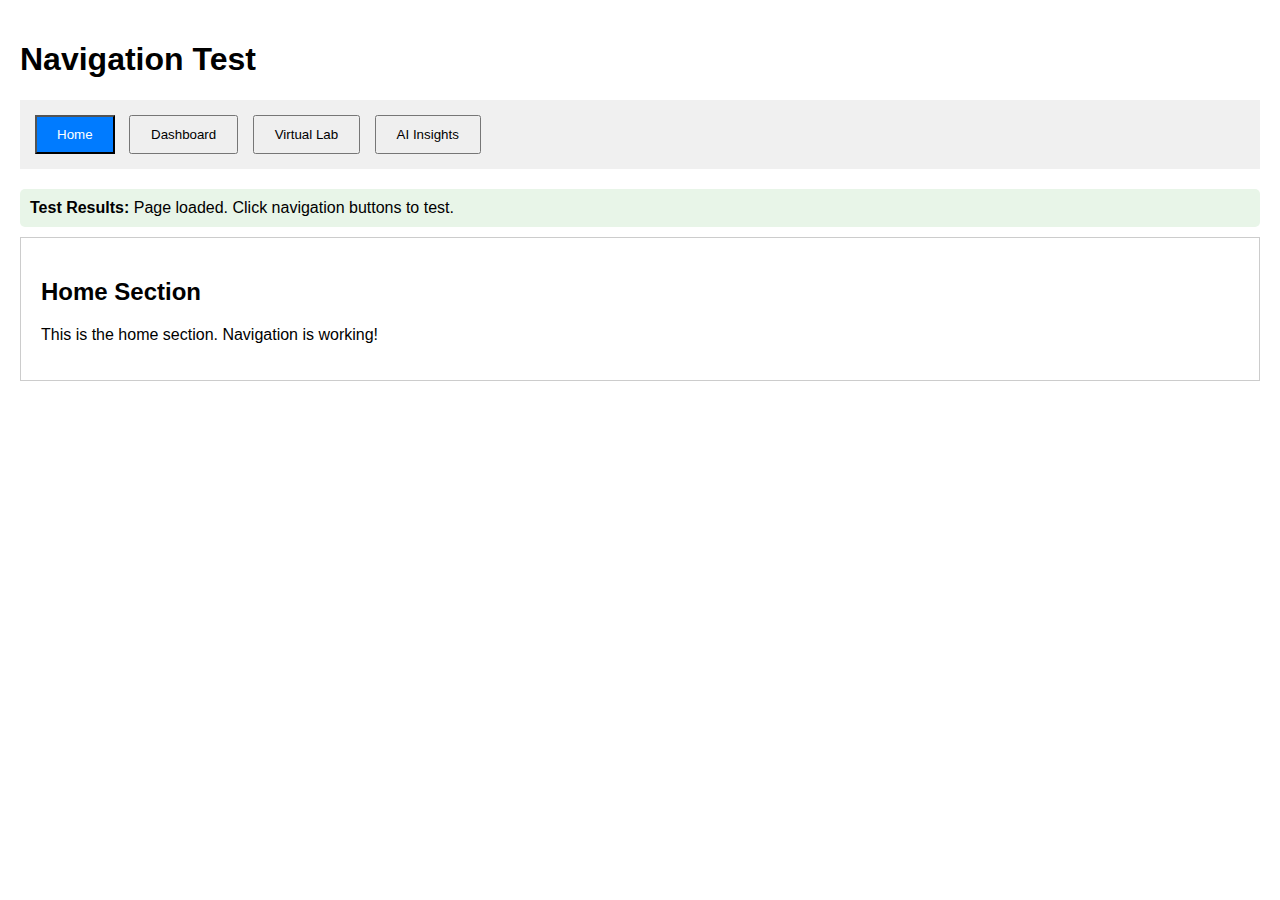
<file: iot_training_monitoring/backend/navigation_test.html>
<!DOCTYPE html>
<html lang="en">
<head>
    <meta charset="UTF-8">
    <meta name="viewport" content="width=device-width, initial-scale=1.0">
    <title>Navigation Test</title>
    <style>
        body { font-family: Arial, sans-serif; margin: 0; padding: 20px; }
        .nav { background: #f0f0f0; padding: 10px; margin-bottom: 20px; }
        .nav button { margin: 5px; padding: 10px 20px; cursor: pointer; }
        .nav button.active { background: #007bff; color: white; }
        section { display: none; padding: 20px; border: 1px solid #ccc; margin: 10px 0; }
        section.active { display: block; }
        .test-result { background: #e8f5e8; padding: 10px; margin: 10px 0; border-radius: 5px; }
    </style>
</head>
<body>
    <h1>Navigation Test</h1>
    
    <div class="nav">
        <button onclick="showSection('home')" class="active">Home</button>
        <button onclick="showSection('dashboard')">Dashboard</button>
        <button onclick="showSection('virtual-lab')">Virtual Lab</button>
        <button onclick="showSection('ai-insights')">AI Insights</button>
    </div>
    
    <div id="test-results" class="test-result">
        <strong>Test Results:</strong> <span id="status">Ready to test navigation</span>
    </div>
    
    <section id="home" class="active">
        <h2>Home Section</h2>
        <p>This is the home section. Navigation is working!</p>
    </section>
    
    <section id="dashboard">
        <h2>Dashboard Section</h2>
        <p>This is the dashboard section. If you can see this, navigation is working!</p>
    </section>
    
    <section id="virtual-lab">
        <h2>Virtual Lab Section</h2>
        <p>This is the virtual lab section. Navigation is working!</p>
    </section>
    
    <section id="ai-insights">
        <h2>AI Insights Section</h2>
        <p>This is the AI insights section. Navigation is working!</p>
    </section>

    <script>
        function showSection(sectionName) {
            console.log('Switching to section:', sectionName);
            
            // Update status
            document.getElementById('status').textContent = `Switching to ${sectionName}...`;
            
            // Hide all sections
            document.querySelectorAll('section').forEach(section => {
                section.classList.remove('active');
            });
            
            // Remove active class from all buttons
            document.querySelectorAll('.nav button').forEach(button => {
                button.classList.remove('active');
            });
            
            // Show selected section
            const targetSection = document.getElementById(sectionName);
            if (targetSection) {
                targetSection.classList.add('active');
                
                // Add active class to clicked button
                event.target.classList.add('active');
                
                // Update status
                document.getElementById('status').textContent = `Successfully switched to ${sectionName}!`;
                
                console.log('Section switched successfully to:', sectionName);
            } else {
                document.getElementById('status').textContent = `Error: Section ${sectionName} not found!`;
                console.error('Section not found:', sectionName);
            }
        }
        
        // Test on page load
        window.addEventListener('load', () => {
            console.log('Navigation test page loaded');
            document.getElementById('status').textContent = 'Page loaded. Click navigation buttons to test.';
        });
    </script>
</body>
</html>
</file>
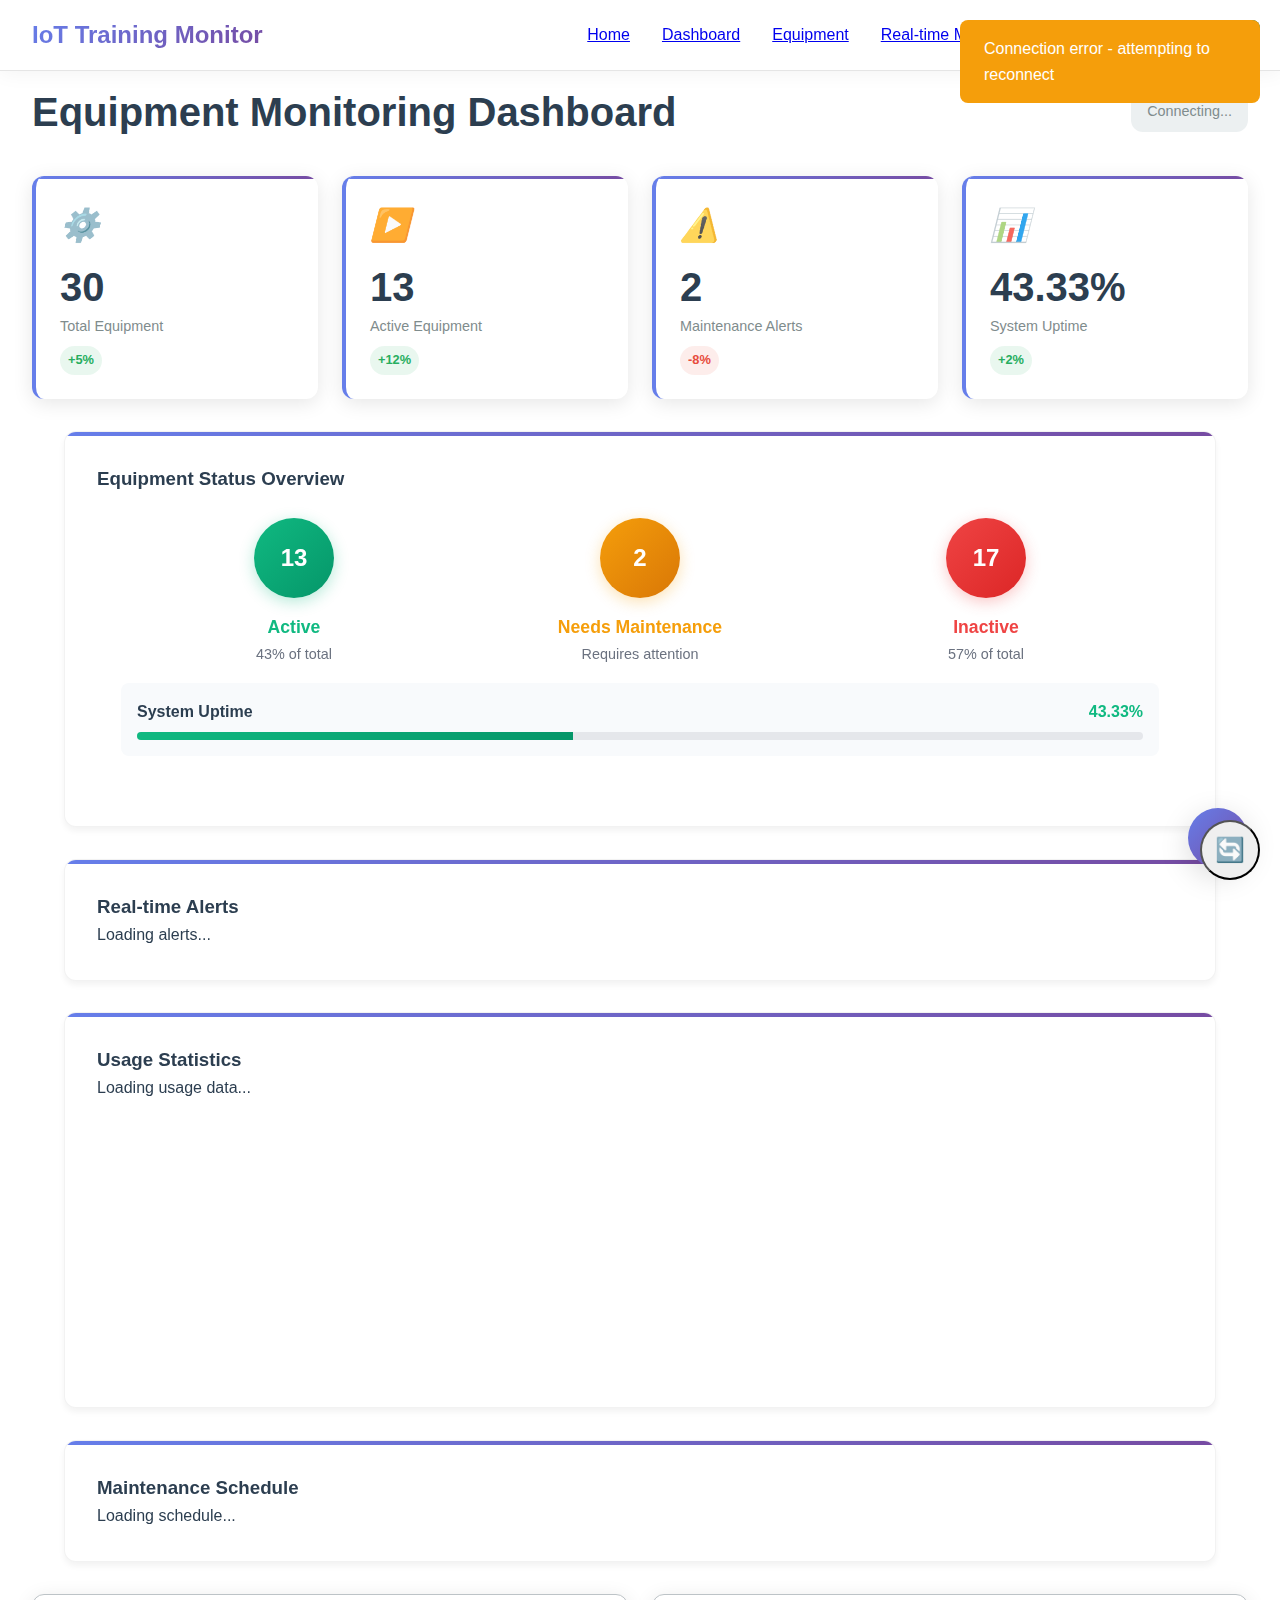
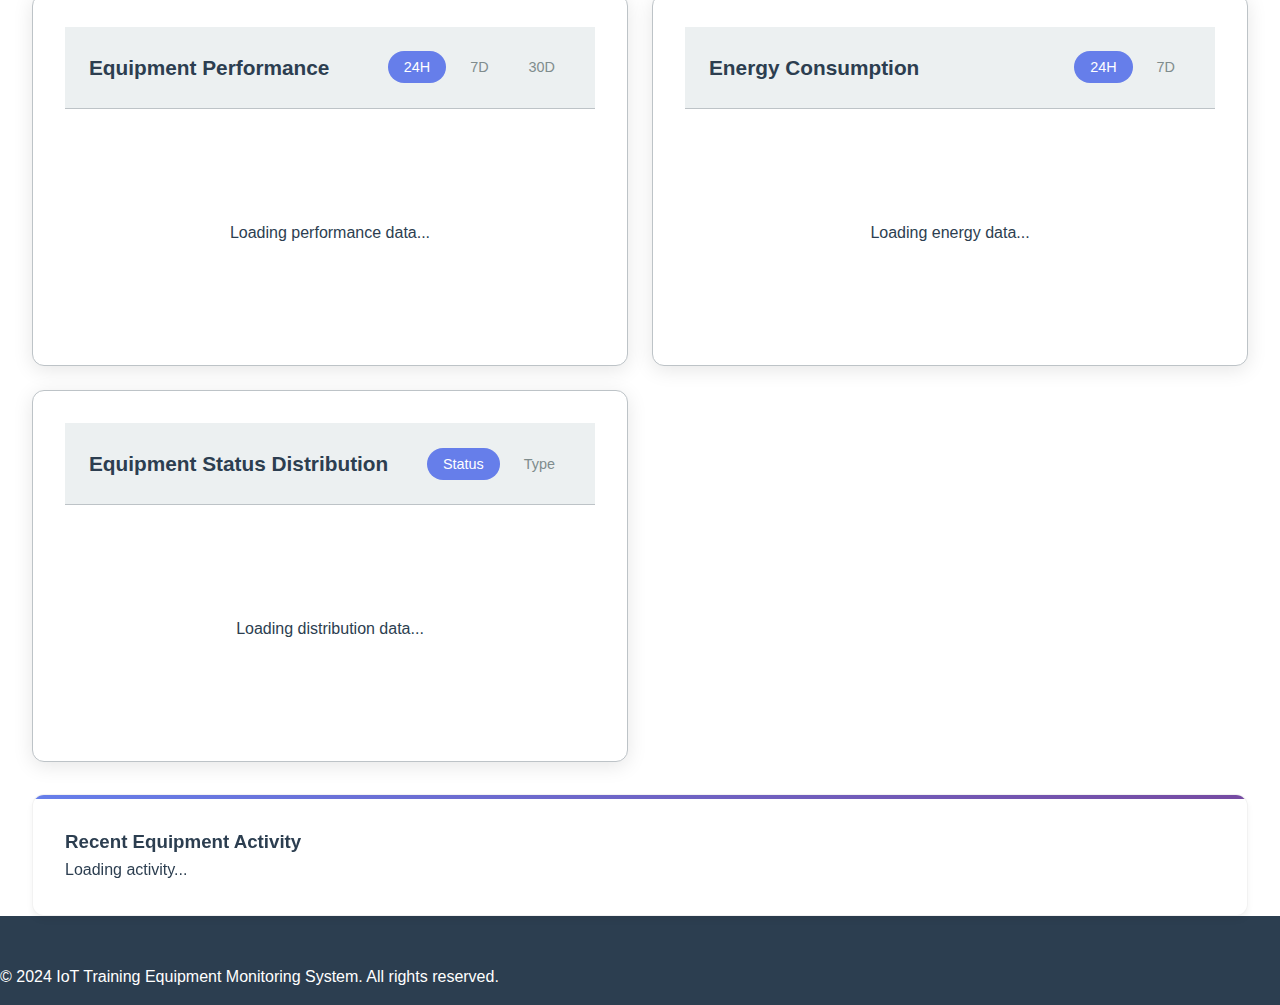
<file: iot_training_monitoring/frontend/dashboard.html>
<!DOCTYPE html>
<html lang="en">
<head>
    <meta charset="UTF-8">
    <meta name="viewport" content="width=device-width, initial-scale=1.0">
    <title>Dashboard - IoT Training Monitoring</title>
    <link rel="stylesheet" href="css/style.css">
</head>
<body>
    <nav class="navbar">
        <div class="nav-container">
            <h1 class="logo">IoT Training Monitor</h1>
            <ul class="nav-menu">
                <li><a href="index.html">Home</a></li>
                <li><a href="dashboard.html" class="active">Dashboard</a></li>
                <li><a href="equipment.html">Equipment</a></li>
                <li><a href="equipment-monitoring.html">Real-time Monitoring</a></li>
                <li><a href="maintenance.html">Maintenance</a></li>
                <li><a href="analytics.html">Analytics</a></li>
            </ul>
        </div>
    </nav>

    <main class="main-content">
        <div class="dashboard">
            <div class="dashboard-header">
                <h1>Equipment Monitoring Dashboard</h1>
                <div class="connection-status" id="connectionStatus">
                    <span class="status-indicator inactive"></span>
                    Connecting...
                </div>
            </div>
            
            <!-- KPI Cards Section -->
            <div class="kpi-cards" id="kpiCards">
                <div class="kpi-card">
                    <div class="kpi-icon">
                        <i class="icon-gear">⚙️</i>
                    </div>
                    <div class="kpi-content">
                        <h3 id="totalEquipment">0</h3>
                        <p>Total Equipment</p>
                        <div class="kpi-trend positive">+5%</div>
                    </div>
                </div>
                
                <div class="kpi-card">
                    <div class="kpi-icon">
                        <i class="icon-play">▶️</i>
                    </div>
                    <div class="kpi-content">
                        <h3 id="activeEquipment">0</h3>
                        <p>Active Equipment</p>
                        <div class="kpi-trend positive">+12%</div>
                    </div>
                </div>
                
                <div class="kpi-card">
                    <div class="kpi-icon">
                        <i class="icon-alert">⚠️</i>
                    </div>
                    <div class="kpi-content">
                        <h3 id="maintenanceAlerts">0</h3>
                        <p>Maintenance Alerts</p>
                        <div class="kpi-trend negative">-8%</div>
                    </div>
                </div>
                
                <div class="kpi-card">
                    <div class="kpi-icon">
                        <i class="icon-chart">📊</i>
                    </div>
                    <div class="kpi-content">
                        <h3 id="systemUptime">0%</h3>
                        <p>System Uptime</p>
                        <div class="kpi-trend positive">+2%</div>
                    </div>
                </div>
            </div>
            
            <div class="dashboard-grid">
                <div class="metric-card">
                    <h3>Equipment Status Overview</h3>
                    <div class="chart-container" id="statusChart">
                        <p>Loading chart...</p>
                    </div>
                </div>
                
                <div class="metric-card">
                    <h3>Real-time Alerts</h3>
                    <div id="alertsList">
                        <p>Loading alerts...</p>
                    </div>
                </div>
                
                <div class="metric-card">
                    <h3>Usage Statistics</h3>
                    <div class="chart-container" id="usageChart">
                        <p>Loading usage data...</p>
                    </div>
                </div>
                
                <div class="metric-card">
                    <h3>Maintenance Schedule</h3>
                    <div id="maintenanceSchedule">
                        <p>Loading schedule...</p>
                    </div>
                </div>
            </div>
            
            <!-- Chart Sections -->
            <div class="chart-sections">
                <div class="chart-card">
                    <div class="chart-header">
                        <h3>Equipment Performance</h3>
                        <div class="chart-tabs">
                            <button class="tab-button active" data-period="24h">24H</button>
                            <button class="tab-button" data-period="7d">7D</button>
                            <button class="tab-button" data-period="30d">30D</button>
                        </div>
                    </div>
                    <div class="chart-content" id="equipmentPerformanceChart">
                        <p>Loading performance data...</p>
                    </div>
                </div>
                
                <div class="chart-card">
                    <div class="chart-header">
                        <h3>Energy Consumption</h3>
                        <div class="chart-tabs">
                            <button class="tab-button active" data-period="24h">24H</button>
                            <button class="tab-button" data-period="7d">7D</button>
                        </div>
                    </div>
                    <div class="chart-content" id="energyConsumptionChart">
                        <p>Loading energy data...</p>
                    </div>
                </div>
                
                <div class="chart-card">
                    <div class="chart-header">
                        <h3>Equipment Status Distribution</h3>
                        <div class="chart-tabs">
                            <button class="tab-button active" data-type="status">Status</button>
                            <button class="tab-button" data-type="type">Type</button>
                        </div>
                    </div>
                    <div class="chart-content" id="statusDistributionChart">
                        <p>Loading distribution data...</p>
                    </div>
                </div>
            </div>
            
            <div class="metric-card" style="grid-column: 1 / -1; margin-top: 2rem;">
                <h3>Recent Equipment Activity</h3>
                <div id="recentActivity">
                    <p>Loading activity...</p>
                </div>
            </div>
        </div>
    </main>

    <!-- Floating Action Button -->
    <div class="floating-action-button" id="chatButton">
        <i class="icon-chat">💬</i>
    </div>

    <footer class="footer">
        <p>&copy; 2024 IoT Training Equipment Monitoring System. All rights reserved.</p>
    </footer>

    <script src="js/dashboard.js"></script>
</body>
</html>
</file>
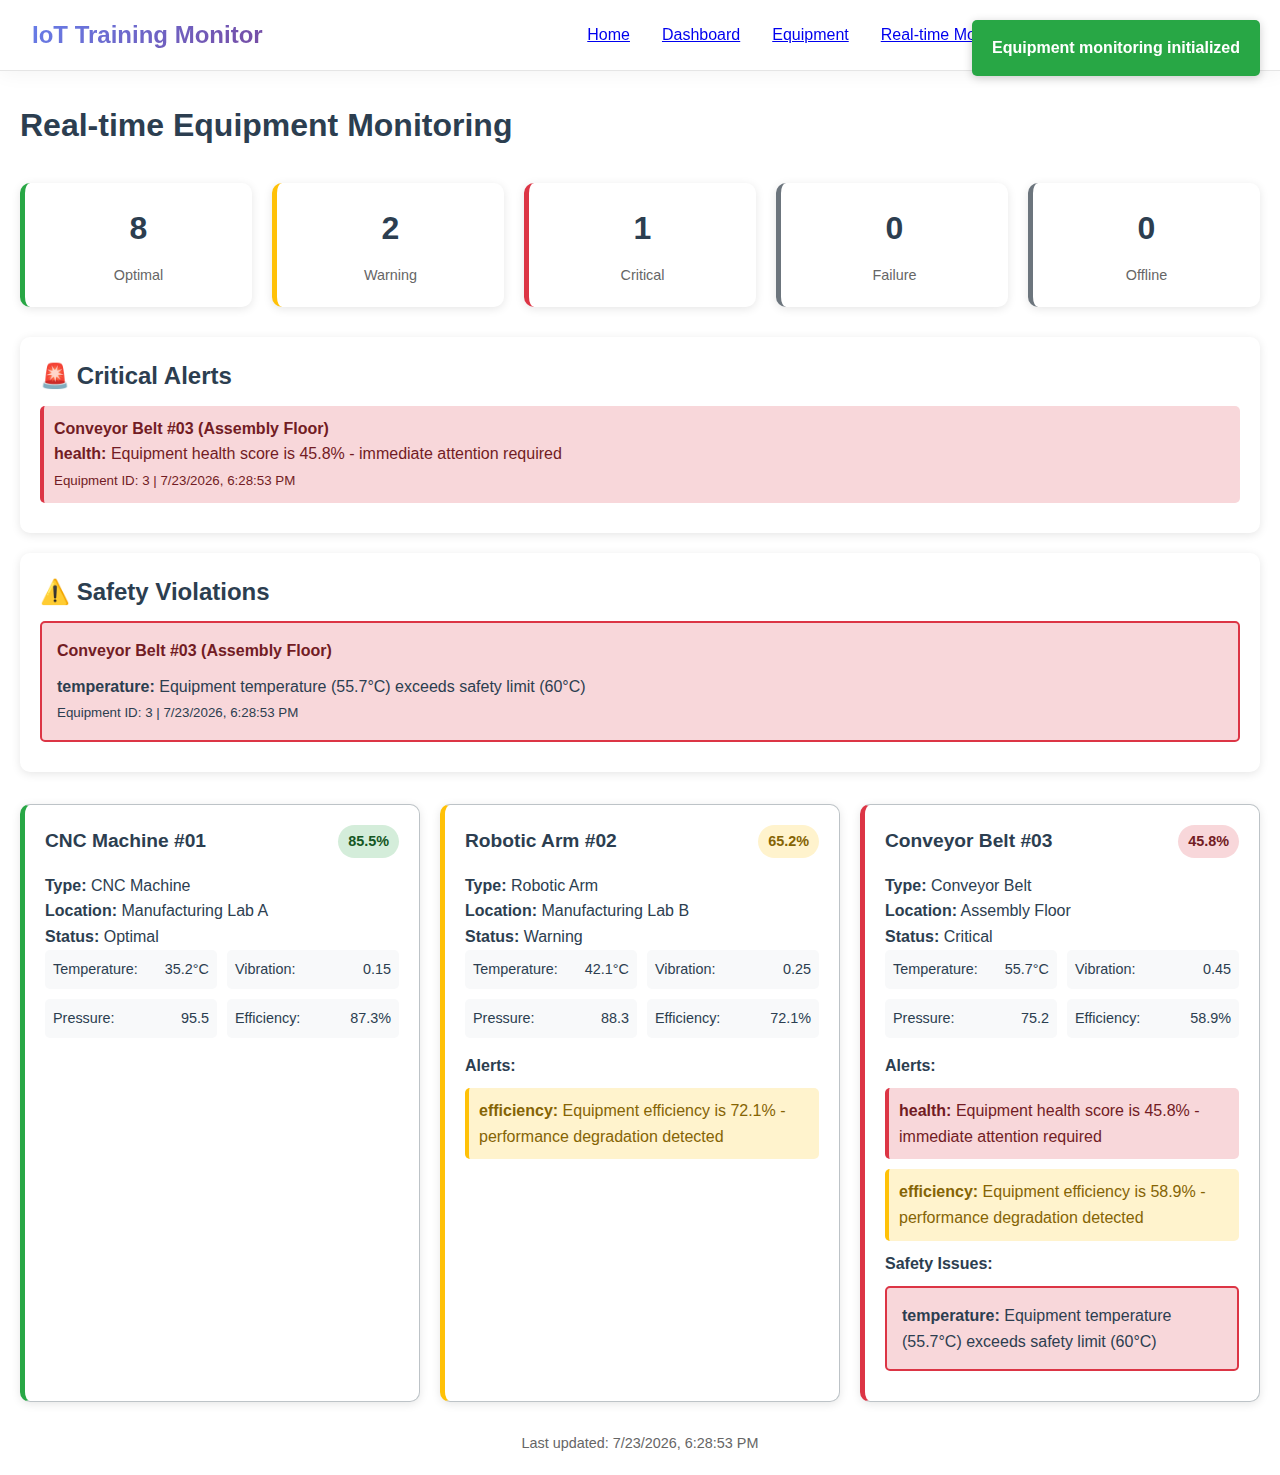
<file: iot_training_monitoring/frontend/equipment-monitoring.html>
<!DOCTYPE html>
<html lang="en">
<head>
    <meta charset="UTF-8">
    <meta name="viewport" content="width=device-width, initial-scale=1.0">
    <title>Real-time Equipment Monitoring - IoT Training Monitor</title>
    <link rel="stylesheet" href="css/style.css">
    <style>
        .monitoring-dashboard {
            padding: 20px;
        }
        
        .status-summary {
            display: grid;
            grid-template-columns: repeat(auto-fit, minmax(200px, 1fr));
            gap: 20px;
            margin-bottom: 30px;
        }
        
        .status-card {
            background: white;
            border-radius: 10px;
            padding: 20px;
            box-shadow: 0 2px 10px rgba(0,0,0,0.1);
            text-align: center;
            border-left: 5px solid;
        }
        
        .status-card.optimal { border-left-color: #28a745; }
        .status-card.warning { border-left-color: #ffc107; }
        .status-card.critical { border-left-color: #dc3545; }
        .status-card.failure { border-left-color: #6c757d; }
        .status-card.offline { border-left-color: #6c757d; }
        
        .status-card h3 {
            margin: 0 0 10px 0;
            font-size: 2em;
            font-weight: bold;
        }
        
        .status-card p {
            margin: 0;
            color: #666;
            font-size: 0.9em;
        }
        
        .equipment-grid {
            display: grid;
            grid-template-columns: repeat(auto-fill, minmax(350px, 1fr));
            gap: 20px;
            margin-bottom: 30px;
        }
        
        .equipment-card {
            background: white;
            border-radius: 10px;
            padding: 20px;
            box-shadow: 0 2px 10px rgba(0,0,0,0.1);
            border-left: 5px solid;
        }
        
        .equipment-card.optimal { border-left-color: #28a745; }
        .equipment-card.good { border-left-color: #17a2b8; }
        .equipment-card.warning { border-left-color: #ffc107; }
        .equipment-card.critical { border-left-color: #dc3545; }
        .equipment-card.failure { border-left-color: #6c757d; }
        .equipment-card.offline { border-left-color: #6c757d; }
        
        .equipment-header {
            display: flex;
            justify-content: space-between;
            align-items: center;
            margin-bottom: 15px;
        }
        
        .equipment-name {
            font-size: 1.2em;
            font-weight: bold;
            margin: 0;
        }
        
        .health-score {
            background: #f8f9fa;
            padding: 5px 10px;
            border-radius: 20px;
            font-size: 0.9em;
            font-weight: bold;
        }
        
        .health-score.optimal { background: #d4edda; color: #155724; }
        .health-score.good { background: #d1ecf1; color: #0c5460; }
        .health-score.warning { background: #fff3cd; color: #856404; }
        .health-score.critical { background: #f8d7da; color: #721c24; }
        .health-score.failure { background: #e2e3e5; color: #383d41; }
        
        .sensor-readings {
            display: grid;
            grid-template-columns: repeat(2, 1fr);
            gap: 10px;
            margin-bottom: 15px;
        }
        
        .sensor-reading {
            display: flex;
            justify-content: space-between;
            padding: 8px;
            background: #f8f9fa;
            border-radius: 5px;
            font-size: 0.9em;
        }
        
        .alerts-section {
            background: white;
            border-radius: 10px;
            padding: 20px;
            box-shadow: 0 2px 10px rgba(0,0,0,0.1);
            margin-bottom: 20px;
        }
        
        .alert-item {
            padding: 10px;
            margin: 10px 0;
            border-radius: 5px;
            border-left: 4px solid;
        }
        
        .alert-item.critical {
            background: #f8d7da;
            border-left-color: #dc3545;
            color: #721c24;
        }
        
        .alert-item.warning {
            background: #fff3cd;
            border-left-color: #ffc107;
            color: #856404;
        }
        
        .alert-item.info {
            background: #d1ecf1;
            border-left-color: #17a2b8;
            color: #0c5460;
        }
        
        .safety-violation {
            background: #f8d7da;
            border: 2px solid #dc3545;
            border-radius: 5px;
            padding: 15px;
            margin: 10px 0;
        }
        
        .safety-violation h4 {
            color: #721c24;
            margin: 0 0 10px 0;
        }
        
        .connection-status {
            position: fixed;
            top: 20px;
            right: 20px;
            padding: 10px 15px;
            border-radius: 20px;
            font-size: 0.9em;
            font-weight: bold;
            z-index: 1000;
        }
        
        .connection-status.connected {
            background: #d4edda;
            color: #155724;
        }
        
        .connection-status.disconnected {
            background: #f8d7da;
            color: #721c24;
        }
        
        .connection-status.connecting {
            background: #fff3cd;
            color: #856404;
        }
        
        .pulse {
            animation: pulse 2s infinite;
        }
        
        @keyframes pulse {
            0% { opacity: 1; }
            50% { opacity: 0.5; }
            100% { opacity: 1; }
        }
        
        .last-updated {
            text-align: center;
            color: #666;
            font-size: 0.9em;
            margin-top: 20px;
        }
    </style>
</head>
<body>
    <nav class="navbar">
        <div class="nav-container">
            <h1 class="logo">IoT Training Monitor</h1>
            <ul class="nav-menu">
                <li><a href="index.html">Home</a></li>
                <li><a href="dashboard.html">Dashboard</a></li>
                <li><a href="equipment.html">Equipment</a></li>
                <li><a href="equipment-monitoring.html" class="active">Real-time Monitoring</a></li>
                <li><a href="maintenance.html">Maintenance</a></li>
                <li><a href="analytics.html">Analytics</a></li>
            </ul>
        </div>
    </nav>

    <main class="main-content">
        <div class="monitoring-dashboard">
            <div class="dashboard-header">
                <h1>Real-time Equipment Monitoring</h1>
                <div class="connection-status connecting" id="connectionStatus">
                    <span class="status-indicator"></span>
                    Connecting...
                </div>
            </div>
            
            <!-- Status Summary -->
            <div class="status-summary" id="statusSummary">
                <div class="status-card optimal">
                    <h3 id="optimalCount">0</h3>
                    <p>Optimal</p>
                </div>
                <div class="status-card warning">
                    <h3 id="warningCount">0</h3>
                    <p>Warning</p>
                </div>
                <div class="status-card critical">
                    <h3 id="criticalCount">0</h3>
                    <p>Critical</p>
                </div>
                <div class="status-card failure">
                    <h3 id="failureCount">0</h3>
                    <p>Failure</p>
                </div>
                <div class="status-card offline">
                    <h3 id="offlineCount">0</h3>
                    <p>Offline</p>
                </div>
            </div>
            
            <!-- Critical Alerts Section -->
            <div class="alerts-section" id="criticalAlertsSection" style="display: none;">
                <h2>🚨 Critical Alerts</h2>
                <div id="criticalAlertsList"></div>
            </div>
            
            <!-- Safety Violations Section -->
            <div class="alerts-section" id="safetyViolationsSection" style="display: none;">
                <h2>⚠️ Safety Violations</h2>
                <div id="safetyViolationsList"></div>
            </div>
            
            <!-- Equipment Grid -->
            <div class="equipment-grid" id="equipmentGrid">
                <p>Loading equipment data...</p>
            </div>
            
            <div class="last-updated" id="lastUpdated">
                Last updated: Never
            </div>
        </div>
    </main>

    <script src="js/equipment-monitoring.js"></script>
</body>
</html>
</file>
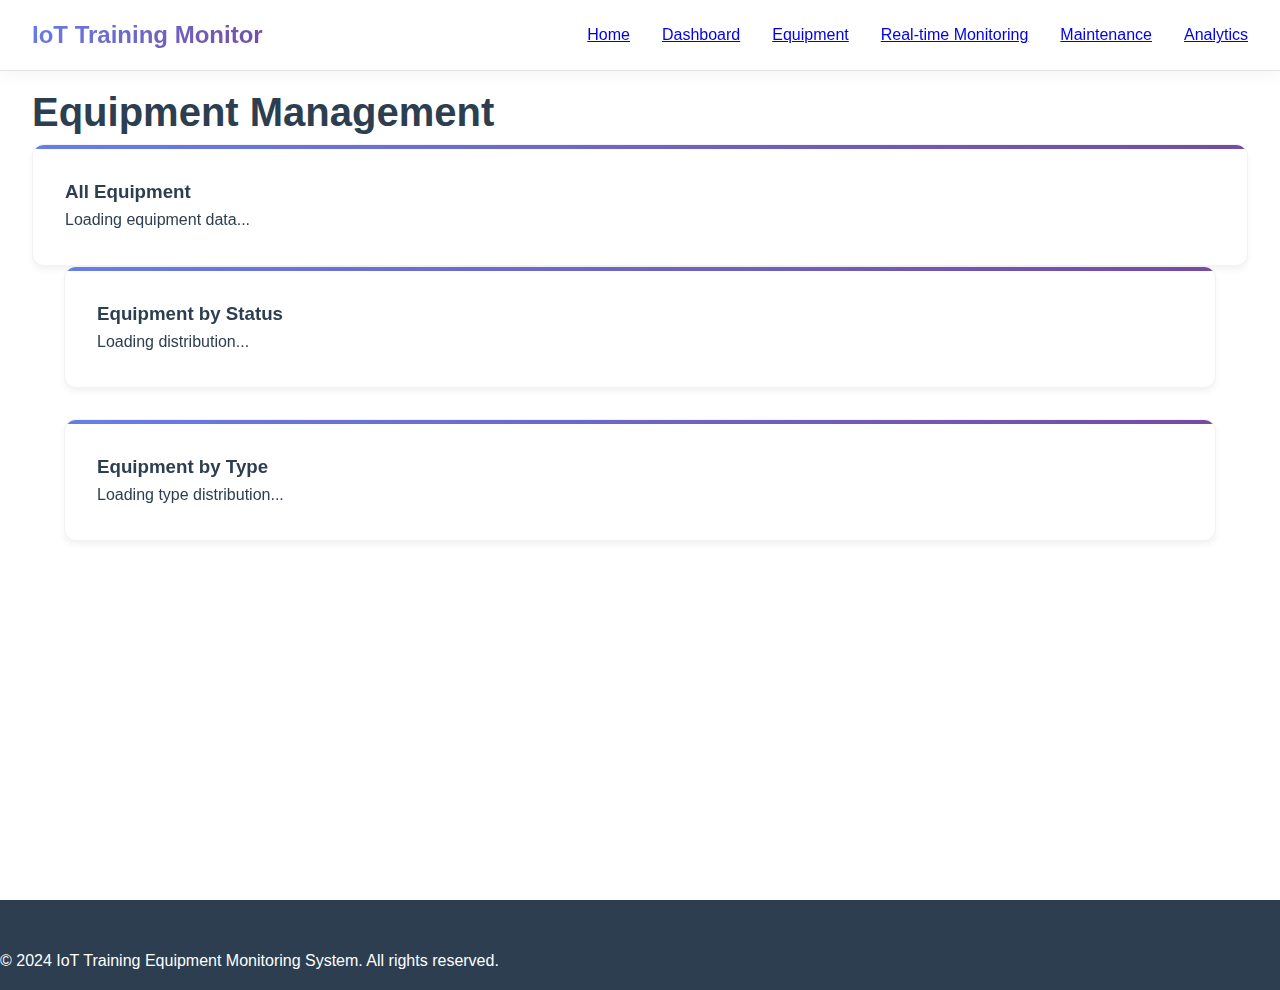
<file: iot_training_monitoring/frontend/equipment.html>
<!DOCTYPE html>
<html lang="en">
<head>
    <meta charset="UTF-8">
    <meta name="viewport" content="width=device-width, initial-scale=1.0">
    <title>Equipment - IoT Training Monitoring</title>
    <link rel="stylesheet" href="css/style.css">
</head>
<body>
    <nav class="navbar">
        <div class="nav-container">
            <h1 class="logo">IoT Training Monitor</h1>
            <ul class="nav-menu">
                <li><a href="index.html">Home</a></li>
                <li><a href="dashboard.html">Dashboard</a></li>
                <li><a href="equipment.html" class="active">Equipment</a></li>
                <li><a href="equipment-monitoring.html">Real-time Monitoring</a></li>
                <li><a href="maintenance.html">Maintenance</a></li>
                <li><a href="analytics.html">Analytics</a></li>
            </ul>
        </div>
    </nav>

    <main class="main-content">
        <div class="dashboard">
            <h1>Equipment Management</h1>
            
            <div class="metric-card">
                <h3>All Equipment</h3>
                <div id="equipmentList">
                    <p>Loading equipment data...</p>
                </div>
            </div>
            
            <div class="dashboard-grid">
                <div class="metric-card">
                    <h3>Equipment by Status</h3>
                    <div id="statusDistribution">
                        <p>Loading distribution...</p>
                    </div>
                </div>
                
                <div class="metric-card">
                    <h3>Equipment by Type</h3>
                    <div id="typeDistribution">
                        <p>Loading type distribution...</p>
                    </div>
                </div>
            </div>
        </div>
    </main>

    <footer class="footer">
        <p>&copy; 2024 IoT Training Equipment Monitoring System. All rights reserved.</p>
    </footer>

    <script src="js/equipment.js"></script>
</body>
</html>
</file>
<file: iot_training_monitoring/frontend/css/style.css>
/* Optimized IoT Training Equipment Monitoring System CSS */
* {
    margin: 0;
    padding: 0;
    box-sizing: border-box;
}

/* Performance optimizations */
* {
    will-change: auto;
}

/* Optimize transitions for better performance */
section, .nav-link, .card, .metric-card {
    will-change: transform, opacity;
}

/* Hardware acceleration for smooth animations */
section.active {
    transform: translateZ(0);
}

img, video {
    max-width: 100%;
    height: auto;
}

/* Critical CSS - Above the fold */

:root {
    --primary-color: #667eea;
    --secondary-color: #764ba2;
    --accent-color: #e74c3c;
    --success-color: #27ae60;
    --warning-color: #f39c12;
    --danger-color: #e74c3c;
    --dark-color: #2c3e50;
    --light-color: #ecf0f1;
    --text-color: #2c3e50;
    --text-light: #7f8c8d;
    --border-color: #bdc3c7;
    --shadow: 0 4px 20px rgba(0,0,0,0.1);
    --shadow-hover: 0 8px 30px rgba(0,0,0,0.15);
    --gradient-primary: linear-gradient(135deg, #667eea 0%, #764ba2 100%);
    --gradient-secondary: linear-gradient(135deg, #f093fb 0%, #f5576c 100%);
    --gradient-success: linear-gradient(135deg, #4facfe 0%, #00f2fe 100%);
    --gradient-warning: linear-gradient(135deg, #43e97b 0%, #38f9d7 100%);
    --gradient-danger: linear-gradient(135deg, #fa709a 0%, #fee140 100%);
    --border-radius: 12px;
    --transition: all 0.3s cubic-bezier(0.4, 0, 0.2, 1);
}

body {
    font-family: 'Inter', -apple-system, BlinkMacSystemFont, 'Segoe UI', Roboto, sans-serif;
    line-height: 1.6;
    color: var(--text-color);
    background: #ffffff;
    overflow-x: hidden;
    transition: all 0.3s ease;
}

/* Navigation */
.navbar {
    background: rgba(255, 255, 255, 0.98);
    backdrop-filter: blur(20px);
    border-bottom: 1px solid rgba(0, 0, 0, 0.1);
    padding: 1rem 0;
    position: fixed;
    width: 100%;
    top: 0;
    z-index: 1000;
    transition: var(--transition);
    box-shadow: 0 2px 20px rgba(0, 0, 0, 0.05);
}

/* Navbar scroll effect */
.navbar.scrolled {
    background: rgba(255, 255, 255, 0.98);
    box-shadow: 0 2px 20px rgba(0, 0, 0, 0.1);
}

.nav-container {
    max-width: 1400px;
    margin: 0 auto;
    display: flex;
    justify-content: space-between;
    align-items: center;
    padding: 0 2rem;
}

.logo-section {
    display: flex;
    align-items: center;
    gap: 0.5rem;
}

.logo-icon {
    font-size: 1.8rem;
    background: var(--gradient-primary);
    -webkit-background-clip: text;
    -webkit-text-fill-color: transparent;
    background-clip: text;
}

.logo {
    font-size: 1.5rem;
    font-weight: 700;
    background: var(--gradient-primary);
    -webkit-background-clip: text;
    -webkit-text-fill-color: transparent;
    background-clip: text;
}

.nav-menu {
    display: flex;
    list-style: none;
    gap: 2rem;
    align-items: center;
}

.nav-link {
    color: var(--text-color);
    text-decoration: none;
    font-weight: 500;
    padding: 0.5rem 1rem;
    border-radius: 8px;
    transition: all 0.2s cubic-bezier(0.4, 0, 0.2, 1);
    display: flex;
    align-items: center;
    gap: 0.5rem;
    position: relative;
    overflow: hidden;
}

.nav-link::before {
    content: '';
    position: absolute;
    top: 0;
    left: -100%;
    width: 100%;
    height: 100%;
    background: var(--gradient-primary);
    transition: left 0.3s cubic-bezier(0.4, 0, 0.2, 1);
    z-index: -1;
}

.nav-link:hover::before,
.nav-link.active::before {
    left: 0;
}

.nav-link:hover,
.nav-link.active {
    color: white;
    transform: translateY(-2px);
    box-shadow: 0 4px 12px rgba(102, 126, 234, 0.3);
}

/* Active section indicator */
.nav-link[href="#home"]:target,
.nav-link[href="#dashboard"]:target,
.nav-link[href="#virtual-lab"]:target,
.nav-link[href="#ai-insights"]:target,
.nav-link[href="#gamification"]:target,
.nav-link[href="#technology"]:target {
    color: white;
    transform: translateY(-2px);
    box-shadow: 0 4px 12px rgba(102, 126, 234, 0.3);
}

.nav-actions {
    display: flex;
    align-items: center;
    gap: 1rem;
}

.notification-btn {
    position: relative;
    background: none;
    border: none;
    font-size: 1.2rem;
    color: var(--text-color);
    cursor: pointer;
    padding: 0.5rem;
    border-radius: 8px;
    transition: var(--transition);
}

.notification-btn:hover {
    background: var(--light-color);
}

.notification-badge {
    position: absolute;
    top: -5px;
    right: -5px;
    background: var(--danger-color);
    color: white;
    font-size: 0.7rem;
    padding: 0.2rem 0.4rem;
    border-radius: 10px;
    min-width: 18px;
    text-align: center;
}

.user-btn {
    background: none;
    border: none;
    display: flex;
    align-items: center;
    gap: 0.5rem;
    padding: 0.5rem 1rem;
    border-radius: 8px;
    cursor: pointer;
    transition: var(--transition);
    color: var(--text-color);
}

.user-btn:hover {
    background: var(--light-color);
}

/* Main Content */
.main-content {
    margin-top: 80px;
    min-height: calc(100vh - 80px);
}

/* Scroll progress indicator */
.scroll-progress {
    position: fixed;
    top: 0;
    left: 0;
    width: 100%;
    height: 4px;
    background: rgba(102, 126, 234, 0.2);
    z-index: 1001;
}

.scroll-progress-bar {
    height: 100%;
    background: var(--gradient-primary);
    width: 0%;
    transition: width 0.1s ease;
}

/* Section Management - Single Page Layout */
section {
    display: block;
    padding: 4rem 0;
    min-height: 100vh;
    opacity: 1;
    transform: translateY(0);
    transition: all 0.3s cubic-bezier(0.4, 0, 0.2, 1);
    animation: fadeInUp 0.6s ease-out;
}

@keyframes fadeInUp {
    from {
        opacity: 0;
        transform: translateY(30px);
    }
    to {
        opacity: 1;
        transform: translateY(0);
    }
}

.section {
    scroll-margin-top: 80px; /* Account for fixed navbar */
}

/* Smooth scrolling for the entire page */
html {
    scroll-behavior: smooth;
}

/* Section Loading Indicator */
.section-loading {
    position: fixed;
    top: 50%;
    left: 50%;
    transform: translate(-50%, -50%);
    z-index: 9999;
    background: rgba(255, 255, 255, 0.95);
    padding: 2rem;
    border-radius: 12px;
    box-shadow: var(--shadow-lg);
    display: none;
}

.section-loading.active {
    display: block;
    animation: fadeIn 0.3s ease-out;
}

.loading-spinner {
    width: 40px;
    height: 40px;
    border: 4px solid var(--border-color);
    border-top: 4px solid var(--primary-color);
    border-radius: 50%;
    animation: spin 1s linear infinite;
    margin: 0 auto 1rem;
}

@keyframes spin {
    0% { transform: rotate(0deg); }
    100% { transform: rotate(360deg); }
}

@keyframes fadeIn {
    0% { opacity: 0; transform: translate(-50%, -50%) scale(0.9); }
    100% { opacity: 1; transform: translate(-50%, -50%) scale(1); }
}

/* Hero Section */
.hero-section {
    background: linear-gradient(135deg, #667eea 0%, #764ba2 100%);
    color: white;
    display: flex;
    align-items: center;
    position: relative;
    overflow: hidden;
    min-height: 100vh;
}

.hero-background {
    position: absolute;
    top: 0;
    left: 0;
    width: 100%;
    height: 100%;
    z-index: -2;
}

.floating-elements {
    position: absolute;
    top: 0;
    left: 0;
    width: 100%;
    height: 100%;
    z-index: -1;
}

.floating-icon {
    position: absolute;
    font-size: 2rem;
    color: rgba(255, 255, 255, 0.1);
    animation: float 6s ease-in-out infinite;
    animation-delay: var(--delay);
}

.floating-icon:nth-child(1) { top: 20%; left: 10%; }
.floating-icon:nth-child(2) { top: 60%; left: 80%; }
.floating-icon:nth-child(3) { top: 30%; left: 70%; }
.floating-icon:nth-child(4) { top: 80%; left: 20%; }

@keyframes float {
    0%, 100% { transform: translateY(0px) rotate(0deg); }
    50% { transform: translateY(-20px) rotate(180deg); }
}

.hero-content {
    max-width: 1400px;
    margin: 0 auto;
    padding: 0 2rem;
    display: grid;
    grid-template-columns: 1fr 1fr;
    gap: 4rem;
    align-items: center;
}

.hero-text {
    color: white;
}

.hero-title {
    font-size: 3.5rem;
    font-weight: 700;
    line-height: 1.2;
    margin-bottom: 1.5rem;
}

.gradient-text {
    background: linear-gradient(45deg, #fff, #f0f0f0);
    -webkit-background-clip: text;
    -webkit-text-fill-color: transparent;
    background-clip: text;
}

.hero-description {
    font-size: 1.2rem;
    opacity: 0.9;
    margin-bottom: 2rem;
    line-height: 1.6;
}

.hero-actions {
    display: flex;
    gap: 1rem;
    flex-wrap: wrap;
}

.cta-button {
    padding: 1rem 2rem;
    border: none;
    border-radius: var(--border-radius);
    font-size: 1.1rem;
    font-weight: 600;
    cursor: pointer;
    transition: all 0.3s ease;
    display: flex;
    align-items: center;
    gap: 0.5rem;
    text-decoration: none;
    position: relative;
    overflow: hidden;
}

.cta-button.primary {
    background: white;
    color: var(--primary-color);
    box-shadow: var(--shadow);
}

.cta-button.primary:hover {
    transform: translateY(-3px);
    box-shadow: 0 10px 25px rgba(0, 0, 0, 0.15);
    background: #f8f9fa;
}

.cta-button.secondary {
    background: rgba(255, 255, 255, 0.2);
    color: white;
    border: 2px solid rgba(255, 255, 255, 0.3);
}

.cta-button.secondary:hover {
    background: rgba(255, 255, 255, 0.3);
    transform: translateY(-3px);
}

.hero-visual {
    display: flex;
    justify-content: center;
    align-items: center;
}

.dashboard-preview {
    perspective: 1000px;
}

.preview-card {
    background: rgba(255, 255, 255, 0.1);
    backdrop-filter: blur(20px);
    border-radius: var(--border-radius);
    padding: 1.5rem;
    box-shadow: var(--shadow);
    transform: rotateY(-5deg) rotateX(5deg);
    transition: var(--transition);
}

.preview-card:hover {
    transform: rotateY(0deg) rotateX(0deg) scale(1.05);
}

.preview-header {
    display: flex;
    align-items: center;
    margin-bottom: 1rem;
}

.preview-dots {
    display: flex;
    gap: 0.5rem;
}

.preview-dots span {
    width: 12px;
    height: 12px;
    border-radius: 50%;
    background: rgba(255, 255, 255, 0.3);
}

.preview-dots span:nth-child(1) { background: #ff5f57; }
.preview-dots span:nth-child(2) { background: #ffbd2e; }
.preview-dots span:nth-child(3) { background: #28ca42; }

.preview-content {
    height: 200px;
    background: rgba(255, 255, 255, 0.1);
    border-radius: 8px;
    padding: 1rem;
    display: flex;
    flex-direction: column;
    gap: 0.5rem;
}

.preview-title {
    font-size: 0.9rem;
    font-weight: 600;
    color: white;
    margin-left: 1rem;
}

.preview-stats {
    display: flex;
    justify-content: space-around;
    margin-bottom: 0.5rem;
}

.preview-stat {
    text-align: center;
    color: white;
}

.stat-icon {
    font-size: 1.2rem;
    margin-bottom: 0.25rem;
}

.stat-value {
    font-size: 1.1rem;
    font-weight: 700;
    margin-bottom: 0.1rem;
}

.stat-label {
    font-size: 0.7rem;
    opacity: 0.8;
}

.preview-chart {
    flex: 1;
    display: flex;
    align-items: end;
    justify-content: center;
    padding: 0.5rem;
}

.chart-bars {
    display: flex;
    align-items: end;
    gap: 0.2rem;
    height: 60px;
}

.bar {
    width: 8px;
    background: linear-gradient(to top, #4facfe, #00f2fe);
    border-radius: 2px;
    animation: barGrow 2s ease-in-out infinite alternate;
}

.bar:nth-child(1) { animation-delay: 0s; }
.bar:nth-child(2) { animation-delay: 0.2s; }
.bar:nth-child(3) { animation-delay: 0.4s; }
.bar:nth-child(4) { animation-delay: 0.6s; }
.bar:nth-child(5) { animation-delay: 0.8s; }
.bar:nth-child(6) { animation-delay: 1s; }

@keyframes barGrow {
    0% { transform: scaleY(0.8); }
    100% { transform: scaleY(1.2); }
}

.preview-footer {
    display: flex;
    justify-content: center;
    align-items: center;
    margin-top: 0.5rem;
}

.status-indicator {
    display: flex;
    align-items: center;
    gap: 0.5rem;
    color: white;
    font-size: 0.8rem;
}

.status-dot {
    width: 8px;
    height: 8px;
    border-radius: 50%;
    background: #ff0000;
}

.status-dot.active {
    background: #00ff00;
    animation: pulse 2s infinite;
}

@keyframes pulse {
    0%, 100% { opacity: 1; }
    50% { opacity: 0.5; }
}

/* Section Styles */
.section-header {
    text-align: center;
    margin-bottom: 3rem;
    padding: 0 2rem;
}

.section-header h2 {
    font-size: 2.5rem;
    font-weight: 700;
    margin-bottom: 1rem;
    background: var(--gradient-primary);
    -webkit-background-clip: text;
    -webkit-text-fill-color: transparent;
    background-clip: text;
}

.section-header p {
    font-size: 1.1rem;
    color: var(--text-light);
    max-width: 600px;
    margin: 0 auto;
}

/* Dashboard Section */
.dashboard-section {
    background: #ffffff;
    min-height: 100vh;
    padding: 2rem 0;
}

.dashboard {
    max-width: 1400px;
    margin: 0 auto;
    padding: 0 2rem;
}

.dashboard-header {
    display: flex;
    justify-content: space-between;
    align-items: center;
    margin-bottom: 2rem;
}

.dashboard h1 {
    color: var(--text-color);
    margin-bottom: 0;
    font-size: 2.5rem;
    font-weight: 700;
}

/* KPI Cards */
.kpi-cards {
    display: grid;
    grid-template-columns: repeat(auto-fit, minmax(250px, 1fr));
    gap: 1.5rem;
    margin-bottom: 2rem;
}

.kpi-card {
    background: white;
    border-radius: var(--border-radius);
    padding: 1.5rem;
    box-shadow: var(--shadow);
    border-left: 4px solid var(--primary-color);
    transition: var(--transition);
    position: relative;
    overflow: hidden;
}

.kpi-card:hover {
    transform: translateY(-2px);
    box-shadow: var(--shadow-hover);
}

.kpi-card::before {
    content: '';
    position: absolute;
    top: 0;
    left: 0;
    right: 0;
    height: 3px;
    background: var(--gradient-primary);
}

.kpi-icon {
    font-size: 2rem;
    margin-bottom: 1rem;
    opacity: 0.8;
}

.kpi-content h3 {
    font-size: 2.5rem;
    font-weight: 700;
    color: var(--text-color);
    margin-bottom: 0.5rem;
    line-height: 1;
}

.kpi-content p {
    color: var(--text-light);
    font-size: 0.9rem;
    margin-bottom: 0.5rem;
}

.kpi-trend {
    font-size: 0.8rem;
    font-weight: 600;
    padding: 0.25rem 0.5rem;
    border-radius: 20px;
    display: inline-block;
}

.kpi-trend.positive {
    background: rgba(39, 174, 96, 0.1);
    color: var(--success-color);
}

.kpi-trend.negative {
    background: rgba(231, 76, 60, 0.1);
    color: var(--danger-color);
}

/* Chart Sections */
.chart-sections {
    display: grid;
    grid-template-columns: repeat(auto-fit, minmax(400px, 1fr));
    gap: 1.5rem;
    margin: 2rem 0;
}

.chart-card {
    background: white;
    border-radius: var(--border-radius);
    box-shadow: var(--shadow);
    overflow: hidden;
}

.chart-header {
    display: flex;
    justify-content: space-between;
    align-items: center;
    padding: 1.5rem;
    border-bottom: 1px solid var(--border-color);
    background: var(--light-color);
}

.chart-header h3 {
    margin: 0;
    color: var(--text-color);
    font-size: 1.2rem;
    font-weight: 600;
}

.chart-tabs {
    display: flex;
    gap: 0.5rem;
}

.tab-button {
    padding: 0.5rem 1rem;
    border: none;
    background: transparent;
    color: var(--text-light);
    border-radius: 20px;
    cursor: pointer;
    transition: var(--transition);
    font-size: 0.9rem;
}

.tab-button:hover {
    background: rgba(102, 126, 234, 0.1);
    color: var(--primary-color);
}

.tab-button.active {
    background: var(--primary-color);
    color: white;
}

.chart-content {
    padding: 1.5rem;
    min-height: 200px;
    display: flex;
    align-items: center;
    justify-content: center;
}

/* Floating Action Button */
.floating-action-button {
    position: fixed;
    bottom: 2rem;
    right: 2rem;
    width: 60px;
    height: 60px;
    background: var(--gradient-primary);
    border-radius: 50%;
    display: flex;
    align-items: center;
    justify-content: center;
    box-shadow: var(--shadow-hover);
    cursor: pointer;
    transition: var(--transition);
    z-index: 1000;
}

.floating-action-button:hover {
    transform: scale(1.1);
    box-shadow: 0 8px 30px rgba(102, 126, 234, 0.4);
}

.floating-action-button i {
    font-size: 1.5rem;
    color: white;
}

.connection-status {
    display: flex;
    align-items: center;
    gap: 0.5rem;
    padding: 0.5rem 1rem;
    background: var(--light-color);
    border-radius: var(--border-radius);
    font-size: 0.9rem;
    color: var(--text-light);
}

.status-indicator {
    width: 8px;
    height: 8px;
    border-radius: 50%;
    display: inline-block;
}

.status-indicator.active {
    background: var(--success-color);
    box-shadow: 0 0 6px var(--success-color);
    animation: pulse 2s infinite;
}

.status-indicator.inactive {
    background: var(--text-light);
}

.status-indicator.warning {
    background: var(--warning-color);
    box-shadow: 0 0 6px var(--warning-color);
}

@keyframes pulse {
    0% { opacity: 1; }
    50% { opacity: 0.5; }
    100% { opacity: 1; }
}

.dashboard-grid {
    max-width: 1400px;
    margin: 0 auto;
    padding: 0 2rem;
    display: grid;
    gap: 2rem;
}

.metrics-grid {
    display: grid;
    grid-template-columns: repeat(auto-fit, minmax(250px, 1fr));
    gap: 1.5rem;
    margin-bottom: 2rem;
}

.metric-card {
    background: white;
    padding: 2rem;
    border-radius: var(--border-radius);
    box-shadow: 0 4px 6px rgba(0, 0, 0, 0.05);
    border: 1px solid rgba(0, 0, 0, 0.05);
    transition: all 0.3s ease;
    position: relative;
    overflow: hidden;
}

.metric-card:hover {
    transform: translateY(-5px);
    box-shadow: 0 10px 25px rgba(0, 0, 0, 0.1);
}

.metric-card::before {
    content: '';
    position: absolute;
    top: 0;
    left: 0;
    width: 100%;
    height: 4px;
    background: var(--gradient-primary);
}

.metric-card:hover {
    transform: translateY(-5px);
    box-shadow: var(--shadow-hover);
}

.metric-card .metric-icon {
    font-size: 2rem;
    margin-bottom: 1rem;
    background: var(--gradient-primary);
    -webkit-background-clip: text;
    -webkit-text-fill-color: transparent;
    background-clip: text;
}

.metric-content h3 {
    font-size: 2.5rem;
    font-weight: 700;
    color: var(--text-color);
    margin-bottom: 0.5rem;
}

.metric-content p {
    color: var(--text-light);
    margin-bottom: 1rem;
}

.metric-trend {
    display: flex;
    align-items: center;
    gap: 0.5rem;
    font-size: 0.9rem;
    font-weight: 600;
}

.metric-trend.up {
    color: var(--success-color);
}

.metric-trend.down {
    color: var(--danger-color);
}

/* Charts Grid */
.charts-grid {
    display: grid;
    grid-template-columns: repeat(auto-fit, minmax(350px, 1fr));
    gap: 1.5rem;
    margin-bottom: 2rem;
}

.chart-card {
    background: white;
    padding: 2rem;
    border-radius: var(--border-radius);
    box-shadow: var(--shadow);
    border: 1px solid var(--border-color);
}

.chart-header {
    display: flex;
    justify-content: space-between;
    align-items: center;
    margin-bottom: 1.5rem;
}

.chart-header h3 {
    font-size: 1.3rem;
    font-weight: 600;
    color: var(--text-color);
}

.chart-controls {
    display: flex;
    gap: 0.5rem;
}

.chart-btn {
    padding: 0.5rem 1rem;
    border: 1px solid var(--border-color);
    background: white;
    border-radius: 6px;
    cursor: pointer;
    transition: var(--transition);
    font-size: 0.9rem;
}

.chart-btn.active,
.chart-btn:hover {
    background: var(--gradient-primary);
    color: white;
    border-color: transparent;
}

.chart-container {
    height: 300px;
    position: relative;
}

/* Equipment Grid */
.equipment-grid {
    display: grid;
    grid-template-columns: repeat(auto-fit, minmax(280px, 1fr));
    gap: 1.5rem;
    margin-top: 2rem;
}

.equipment-card {
    background: white;
    padding: 1.5rem;
    border-radius: var(--border-radius);
    box-shadow: var(--shadow);
    border: 1px solid var(--border-color);
    transition: var(--transition);
}

.equipment-card:hover {
    transform: translateY(-3px);
    box-shadow: var(--shadow-hover);
}

.equipment-header {
    display: flex;
    justify-content: space-between;
    align-items: center;
    margin-bottom: 1rem;
}

.equipment-header h4 {
    font-size: 1.1rem;
    font-weight: 600;
    color: var(--text-color);
}

.status-badge {
    padding: 0.3rem 0.8rem;
    border-radius: 20px;
    font-size: 0.8rem;
    font-weight: 600;
}

.status-badge.active {
    background: var(--gradient-success);
    color: white;
}

.equipment-metrics {
    margin-bottom: 1rem;
}

.metric {
    display: flex;
    justify-content: space-between;
    margin-bottom: 0.5rem;
}

.metric .label {
    color: var(--text-light);
}

.metric .value {
    font-weight: 600;
    color: var(--text-color);
}

.equipment-actions {
    display: flex;
    gap: 0.5rem;
}

.action-btn {
    padding: 0.5rem;
    border: 1px solid var(--border-color);
    background: white;
    border-radius: 6px;
    cursor: pointer;
    transition: var(--transition);
    color: var(--text-color);
}

.action-btn:hover {
    background: var(--gradient-primary);
    color: white;
    border-color: transparent;
    transform: translateY(-2px);
}

/* Equipment Modal */
.equipment-modal {
    position: fixed;
    top: 0;
    left: 0;
    width: 100%;
    height: 100%;
    background: rgba(0, 0, 0, 0.8);
    display: none;
    z-index: 2000;
    align-items: center;
    justify-content: center;
}

.equipment-modal.active {
    display: flex;
}

.modal-content {
    background: white;
    border-radius: var(--border-radius);
    width: 90%;
    max-width: 1200px;
    max-height: 90vh;
    overflow-y: auto;
    box-shadow: var(--shadow-hover);
}

.modal-header {
    display: flex;
    justify-content: space-between;
    align-items: center;
    padding: 1.5rem 2rem;
    border-bottom: 1px solid var(--border-color);
    background: var(--gradient-primary);
    color: white;
    border-radius: var(--border-radius) var(--border-radius) 0 0;
}

.modal-close {
    background: none;
    border: none;
    color: white;
    font-size: 1.5rem;
    cursor: pointer;
    padding: 0.5rem;
    border-radius: 50%;
    transition: var(--transition);
}

.modal-close:hover {
    background: rgba(255, 255, 255, 0.2);
}

.modal-body {
    padding: 2rem;
}

.equipment-details-grid {
    display: grid;
    grid-template-columns: repeat(auto-fit, minmax(300px, 1fr));
    gap: 2rem;
}

.detail-section {
    background: var(--light-color);
    padding: 1.5rem;
    border-radius: var(--border-radius);
}

.detail-section h4 {
    margin-bottom: 1rem;
    color: var(--text-color);
    font-size: 1.1rem;
}

.status-metrics {
    display: grid;
    gap: 1rem;
}

.status-metric {
    display: flex;
    justify-content: space-between;
    align-items: center;
    padding: 0.75rem;
    background: white;
    border-radius: 8px;
    border-left: 4px solid var(--primary-color);
}

.status-metric .label {
    font-weight: 500;
    color: var(--text-color);
}

.status-metric .value {
    font-weight: 700;
    color: var(--primary-color);
}

.maintenance-timeline {
    display: grid;
    gap: 1rem;
}

.timeline-item {
    display: flex;
    align-items: center;
    gap: 1rem;
    padding: 1rem;
    background: white;
    border-radius: 8px;
    border-left: 4px solid var(--success-color);
}

.timeline-item.completed {
    border-left-color: var(--success-color);
}

.timeline-item.scheduled {
    border-left-color: var(--warning-color);
}

.timeline-item.overdue {
    border-left-color: var(--danger-color);
}

.timeline-date {
    font-size: 0.9rem;
    color: var(--text-light);
    min-width: 80px;
}

.timeline-content {
    flex: 1;
}

.timeline-content h5 {
    margin-bottom: 0.25rem;
    color: var(--text-color);
}

.timeline-content p {
    font-size: 0.9rem;
    color: var(--text-light);
}

.quick-actions {
    display: grid;
    gap: 1rem;
}

.quick-actions .action-btn {
    justify-content: flex-start;
    padding: 1rem;
    font-size: 1rem;
}

/* Virtual Lab Section */
.virtual-lab-section {
    background: linear-gradient(135deg, #667eea 0%, #764ba2 100%);
    color: white;
    min-height: 100vh;
}

.virtual-lab-container {
    max-width: 1400px;
    margin: 0 auto;
    padding: 0 2rem;
    display: grid;
    grid-template-columns: 300px 1fr;
    gap: 2rem;
}

.lab-controls {
    background: rgba(255, 255, 255, 0.1);
    backdrop-filter: blur(20px);
    border-radius: var(--border-radius);
    padding: 2rem;
    height: fit-content;
}

.environment-selector h3,
.scenario-selector h3 {
    margin-bottom: 1rem;
    font-size: 1.2rem;
}

.environment-cards {
    display: grid;
    gap: 1rem;
    margin-bottom: 2rem;
}

.env-card {
    background: rgba(255, 255, 255, 0.1);
    padding: 1rem;
    border-radius: 8px;
    cursor: pointer;
    transition: var(--transition);
    text-align: center;
}

.env-card.active,
.env-card:hover {
    background: rgba(255, 255, 255, 0.2);
    transform: translateY(-2px);
}

.env-icon {
    font-size: 2rem;
    margin-bottom: 0.5rem;
}

.env-card h4 {
    margin-bottom: 0.5rem;
}

.env-card p {
    font-size: 0.9rem;
    opacity: 0.8;
}

.scenario-buttons {
    display: grid;
    gap: 0.5rem;
}

.scenario-btn {
    background: rgba(255, 255, 255, 0.1);
    border: none;
    color: white;
    padding: 0.75rem;
    border-radius: 8px;
    cursor: pointer;
    transition: var(--transition);
    display: flex;
    align-items: center;
    gap: 0.5rem;
}

.scenario-btn.active,
.scenario-btn:hover {
    background: rgba(255, 255, 255, 0.2);
}

.lab-viewport {
    background: rgba(255, 255, 255, 0.1);
    backdrop-filter: blur(20px);
    border-radius: var(--border-radius);
    padding: 2rem;
    position: relative;
}

.three-container {
    width: 100%;
    height: 500px;
    border-radius: 8px;
    background: rgba(0, 0, 0, 0.2);
    position: relative;
    overflow: hidden;
}

.loading-spinner {
    position: absolute;
    top: 50%;
    left: 50%;
    transform: translate(-50%, -50%);
    text-align: center;
    color: white;
}

.spinner {
    width: 40px;
    height: 40px;
    border: 4px solid rgba(255, 255, 255, 0.3);
    border-top: 4px solid white;
    border-radius: 50%;
    animation: spin 1s linear infinite;
    margin: 0 auto 1rem;
}

@keyframes spin {
    0% { transform: rotate(0deg); }
    100% { transform: rotate(360deg); }
}

.lab-overlay {
    position: absolute;
    top: 2rem;
    right: 2rem;
    display: grid;
    gap: 1rem;
}

.equipment-info-panel,
.interaction-panel {
    background: rgba(255, 255, 255, 0.1);
    backdrop-filter: blur(20px);
    border-radius: 8px;
    padding: 1rem;
    min-width: 200px;
}

.equipment-info-panel h4,
.interaction-panel h4 {
    margin-bottom: 0.5rem;
    font-size: 1rem;
}

.info-content p {
    font-size: 0.9rem;
    opacity: 0.8;
}

.control-buttons {
    display: grid;
    gap: 0.5rem;
}

.control-btn {
    background: rgba(255, 255, 255, 0.1);
    border: none;
    color: white;
    padding: 0.5rem;
    border-radius: 6px;
    cursor: pointer;
    transition: var(--transition);
    display: flex;
    align-items: center;
    gap: 0.5rem;
    font-size: 0.9rem;
}

.control-btn:hover {
    background: rgba(255, 255, 255, 0.2);
}

/* Lab HUD */
.lab-hud {
    position: absolute;
    top: 1rem;
    left: 1rem;
    z-index: 10;
}

.hud-panel {
    background: rgba(0, 0, 0, 0.8);
    backdrop-filter: blur(10px);
    border-radius: 8px;
    padding: 1rem;
    color: white;
    min-width: 200px;
}

.hud-panel h4 {
    margin-bottom: 0.5rem;
    font-size: 1rem;
}

.hud-metrics {
    display: grid;
    gap: 0.5rem;
}

.hud-metric {
    display: flex;
    justify-content: space-between;
    align-items: center;
    font-size: 0.9rem;
}

.hud-metric .label {
    opacity: 0.8;
}

.hud-metric .value {
    font-weight: 600;
}

.hud-metric .value.safe {
    color: #4ade80;
}

.hud-metric .value.warning {
    color: #fbbf24;
}

.hud-metric .value.danger {
    color: #f87171;
}

/* Simulation Controls */
.simulation-controls {
    margin-top: 1rem;
    padding-top: 1rem;
    border-top: 1px solid rgba(255, 255, 255, 0.2);
}

.simulation-controls h5 {
    margin-bottom: 0.5rem;
    font-size: 0.9rem;
}

.simulation-controls input[type="range"] {
    width: 100%;
    margin: 0.5rem 0;
}

.simulation-controls span {
    font-size: 0.8rem;
    opacity: 0.8;
}

/* Training Panel */
.training-panel {
    background: rgba(255, 255, 255, 0.1);
    backdrop-filter: blur(20px);
    border-radius: 8px;
    padding: 1rem;
    margin-top: 1rem;
}

.training-panel h4 {
    margin-bottom: 1rem;
    font-size: 1rem;
}

.training-options {
    display: grid;
    gap: 0.5rem;
    margin-bottom: 1rem;
}

.training-btn {
    background: rgba(255, 255, 255, 0.1);
    border: none;
    color: white;
    padding: 0.5rem;
    border-radius: 6px;
    cursor: pointer;
    transition: var(--transition);
    display: flex;
    align-items: center;
    gap: 0.5rem;
    font-size: 0.9rem;
}

.training-btn:hover,
.training-btn.active {
    background: rgba(255, 255, 255, 0.2);
}

.training-progress {
    margin-top: 1rem;
}

.training-progress h5 {
    margin-bottom: 0.5rem;
    font-size: 0.9rem;
}

.training-progress .progress-bar {
    height: 6px;
    background: rgba(255, 255, 255, 0.2);
    border-radius: 3px;
    overflow: hidden;
    margin-bottom: 0.5rem;
}

.training-progress .progress-fill {
    height: 100%;
    background: white;
    transition: width 0.3s ease;
}

.training-progress span {
    font-size: 0.8rem;
    opacity: 0.8;
}

/* AI Insights Section */
.ai-insights-section {
    background: #ffffff;
    min-height: 100vh;
    padding: 2rem 0;
}

.insights-grid {
    max-width: 1400px;
    margin: 0 auto;
    padding: 0 2rem;
    display: grid;
    grid-template-columns: repeat(auto-fit, minmax(350px, 1fr));
    gap: 2rem;
    margin-bottom: 3rem;
}

.insight-card {
    background: white;
    padding: 2rem;
    border-radius: var(--border-radius);
    box-shadow: var(--shadow);
    border: 1px solid var(--border-color);
    transition: var(--transition);
}

.insight-card:hover {
    transform: translateY(-5px);
    box-shadow: var(--shadow-hover);
}

.insight-header {
    display: flex;
    align-items: center;
    gap: 1rem;
    margin-bottom: 1rem;
}

.insight-icon {
    width: 3rem;
    height: 3rem;
    border-radius: 50%;
    background: var(--gradient-primary);
    display: flex;
    align-items: center;
    justify-content: center;
    color: white;
    font-size: 1.2rem;
}

.insight-meta h4 {
    font-size: 1.1rem;
    font-weight: 600;
    color: var(--text-color);
}

.confidence {
    font-size: 0.9rem;
    color: var(--text-light);
}

.insight-content p {
    margin-bottom: 1rem;
    line-height: 1.6;
}

.insight-actions {
    display: flex;
    gap: 0.5rem;
}

.action-btn.primary {
    background: var(--gradient-primary);
    color: white;
    border: none;
    padding: 0.5rem 1rem;
    border-radius: 6px;
    cursor: pointer;
    transition: var(--transition);
}

.action-btn.secondary {
    background: transparent;
    color: var(--primary-color);
    border: 1px solid var(--primary-color);
    padding: 0.5rem 1rem;
    border-radius: 6px;
    cursor: pointer;
    transition: var(--transition);
}

.action-btn:hover {
    transform: translateY(-2px);
}

.insights-visualization {
    max-width: 1400px;
    margin: 0 auto;
    padding: 0 2rem;
}

.viz-card {
    background: white;
    padding: 2rem;
    border-radius: var(--border-radius);
    box-shadow: var(--shadow);
    border: 1px solid var(--border-color);
}

.viz-card h3 {
    margin-bottom: 1.5rem;
    font-size: 1.3rem;
    font-weight: 600;
    color: var(--text-color);
}

.viz-container {
    height: 400px;
    position: relative;
}

/* AI Chat Interface */
.ai-chat-interface {
    max-width: 1400px;
    margin: 0 auto;
    padding: 0 2rem;
    background: white;
    border-radius: var(--border-radius);
    box-shadow: var(--shadow);
    margin-top: 2rem;
}

.chat-header {
    display: flex;
    justify-content: space-between;
    align-items: center;
    padding: 1.5rem 2rem;
    border-bottom: 1px solid var(--border-color);
    background: var(--gradient-primary);
    color: white;
    border-radius: var(--border-radius) var(--border-radius) 0 0;
}

.chat-status {
    display: flex;
    align-items: center;
    gap: 0.5rem;
}

.status-indicator {
    width: 8px;
    height: 8px;
    border-radius: 50%;
    background: #ff0000;
}

.status-indicator.online {
    background: #00ff00;
    animation: pulse 2s infinite;
}

.chat-messages {
    height: 400px;
    overflow-y: auto;
    padding: 1rem 2rem;
    display: flex;
    flex-direction: column;
    gap: 1rem;
}

.chat-input {
    display: flex;
    padding: 1rem 2rem;
    border-top: 1px solid var(--border-color);
    gap: 0.5rem;
}

.chat-input input {
    flex: 1;
    padding: 0.75rem;
    border: 1px solid var(--border-color);
    border-radius: 8px;
    font-size: 0.9rem;
}

.chat-input button {
    padding: 0.75rem 1rem;
    background: var(--gradient-primary);
    color: white;
    border: none;
    border-radius: 8px;
    cursor: pointer;
    transition: var(--transition);
}

.chat-input button:hover {
    transform: translateY(-2px);
}

.chat-suggestions {
    display: flex;
    gap: 0.5rem;
    padding: 1rem 2rem;
    border-top: 1px solid var(--border-color);
    flex-wrap: wrap;
}

.suggestion-btn {
    background: var(--light-color);
    border: 1px solid var(--border-color);
    color: var(--text-color);
    padding: 0.5rem 1rem;
    border-radius: 20px;
    cursor: pointer;
    transition: var(--transition);
    font-size: 0.9rem;
}

.suggestion-btn:hover {
    background: var(--gradient-primary);
    color: white;
    border-color: transparent;
}

/* Gamification Section */
.gamification-section {
    background: linear-gradient(135deg, #f093fb 0%, #f5576c 100%);
    color: white;
    min-height: 100vh;
}

.gamification-grid {
    max-width: 1400px;
    margin: 0 auto;
    padding: 0 2rem;
    display: grid;
    grid-template-columns: repeat(auto-fit, minmax(300px, 1fr));
    gap: 2rem;
}

.leaderboard-card,
.badges-card,
.challenges-card {
    background: rgba(255, 255, 255, 0.1);
    backdrop-filter: blur(20px);
    border-radius: var(--border-radius);
    padding: 2rem;
}

.leaderboard-card h3,
.badges-card h3,
.challenges-card h3 {
    margin-bottom: 1.5rem;
    font-size: 1.3rem;
    font-weight: 600;
}

.leaderboard-list {
    display: grid;
    gap: 1rem;
}

.leaderboard-item {
    display: flex;
    align-items: center;
    gap: 1rem;
    padding: 1rem;
    background: rgba(255, 255, 255, 0.1);
    border-radius: 8px;
}

.rank {
    width: 2rem;
    height: 2rem;
    border-radius: 50%;
    display: flex;
    align-items: center;
    justify-content: center;
    font-weight: 700;
    font-size: 1.1rem;
}

.rank-1 .rank { background: #ffd700; color: #000; }
.rank-2 .rank { background: #c0c0c0; color: #000; }
.rank-3 .rank { background: #cd7f32; color: #fff; }

.user-info {
    display: flex;
    align-items: center;
    gap: 0.5rem;
    flex: 1;
}

.avatar {
    width: 2rem;
    height: 2rem;
    border-radius: 50%;
    background: rgba(255, 255, 255, 0.2);
    display: flex;
    align-items: center;
    justify-content: center;
}

.user-details h4 {
    font-size: 1rem;
    font-weight: 600;
}

.user-details p {
    font-size: 0.8rem;
    opacity: 0.8;
}

.score {
    font-weight: 700;
    font-size: 1.1rem;
}

.badges-grid {
    display: grid;
    gap: 1rem;
}

.badge-item {
    padding: 1rem;
    background: rgba(255, 255, 255, 0.1);
    border-radius: 8px;
    text-align: center;
}

.badge-icon {
    font-size: 2rem;
    margin-bottom: 0.5rem;
}

.badge-item h4 {
    margin-bottom: 0.5rem;
    font-size: 1rem;
}

.badge-item p {
    font-size: 0.8rem;
    opacity: 0.8;
    margin-bottom: 0.5rem;
}

.badge-progress {
    display: flex;
    align-items: center;
    gap: 0.5rem;
}

.progress-bar {
    flex: 1;
    height: 6px;
    background: rgba(255, 255, 255, 0.2);
    border-radius: 3px;
    overflow: hidden;
}

.progress-fill {
    height: 100%;
    background: white;
    transition: width 0.3s ease;
}

.badge-item.earned .progress-fill {
    background: #27ae60;
}

.badge-item.in-progress .progress-fill {
    background: #f39c12;
}

.badge-item.locked .progress-fill {
    background: #7f8c8d;
}

.challenges-list {
    display: grid;
    gap: 1rem;
}

.challenge-item {
    display: flex;
    align-items: center;
    gap: 1rem;
    padding: 1rem;
    background: rgba(255, 255, 255, 0.1);
    border-radius: 8px;
}

.challenge-icon {
    width: 2rem;
    height: 2rem;
    border-radius: 50%;
    background: rgba(255, 255, 255, 0.2);
    display: flex;
    align-items: center;
    justify-content: center;
}

.challenge-content {
    flex: 1;
}

.challenge-content h4 {
    font-size: 1rem;
    font-weight: 600;
    margin-bottom: 0.25rem;
}

.challenge-content p {
    font-size: 0.8rem;
    opacity: 0.8;
    margin-bottom: 0.5rem;
}

.challenge-progress {
    display: flex;
    align-items: center;
    gap: 0.5rem;
}

.challenge-reward {
    font-weight: 700;
    font-size: 0.9rem;
}

/* Training Simulator */
.training-simulator {
    background: rgba(255, 255, 255, 0.1);
    backdrop-filter: blur(20px);
    border-radius: var(--border-radius);
    padding: 2rem;
    margin-top: 2rem;
}

.training-simulator h3 {
    margin-bottom: 1.5rem;
    font-size: 1.3rem;
    font-weight: 600;
}

.simulator-controls {
    display: grid;
    grid-template-columns: 300px 1fr;
    gap: 2rem;
}

.scenario-selector h4 {
    margin-bottom: 1rem;
    font-size: 1.1rem;
}

.scenario-cards {
    display: grid;
    gap: 1rem;
}

.scenario-card {
    background: rgba(255, 255, 255, 0.1);
    padding: 1rem;
    border-radius: 8px;
    cursor: pointer;
    transition: var(--transition);
    text-align: center;
}

.scenario-card:hover,
.scenario-card.active {
    background: rgba(255, 255, 255, 0.2);
    transform: translateY(-2px);
}

.scenario-icon {
    font-size: 2rem;
    margin-bottom: 0.5rem;
}

.scenario-card h5 {
    margin-bottom: 0.5rem;
    font-size: 1rem;
}

.scenario-card p {
    font-size: 0.9rem;
    opacity: 0.8;
    margin-bottom: 0.5rem;
}

.scenario-difficulty {
    display: flex;
    align-items: center;
    justify-content: center;
    gap: 0.5rem;
}

.difficulty-label {
    font-size: 0.8rem;
    opacity: 0.8;
}

.difficulty-stars {
    display: flex;
    gap: 0.2rem;
}

.difficulty-stars i {
    font-size: 0.8rem;
    color: #fbbf24;
}

.simulator-viewport {
    background: rgba(0, 0, 0, 0.3);
    border-radius: 8px;
    position: relative;
    min-height: 400px;
}

.simulator-screen {
    width: 100%;
    height: 100%;
    border-radius: 8px;
    position: relative;
    overflow: hidden;
}

.simulator-placeholder {
    position: absolute;
    top: 50%;
    left: 50%;
    transform: translate(-50%, -50%);
    text-align: center;
    color: rgba(255, 255, 255, 0.6);
}

.simulator-placeholder i {
    font-size: 3rem;
    margin-bottom: 1rem;
    display: block;
}

.simulator-hud {
    position: absolute;
    top: 1rem;
    right: 1rem;
    display: flex;
    gap: 1rem;
    background: rgba(0, 0, 0, 0.8);
    padding: 0.5rem 1rem;
    border-radius: 8px;
}

.hud-item {
    display: flex;
    flex-direction: column;
    align-items: center;
    gap: 0.25rem;
}

.hud-label {
    font-size: 0.8rem;
    opacity: 0.8;
}

.hud-value {
    font-weight: 700;
    font-size: 1.1rem;
}

/* Technology Section */
.technology-section {
    background: #ffffff;
    min-height: 100vh;
    padding: 2rem 0;
}

/* Virtual Lab Styles */
.virtual-lab-placeholder {
    background: linear-gradient(135deg, #667eea 0%, #764ba2 100%);
    border-radius: var(--border-radius);
    padding: 2rem;
    min-height: 400px;
    position: relative;
    overflow: hidden;
}

.lab-environment {
    display: flex;
    justify-content: space-between;
    align-items: center;
    height: 100%;
}

.equipment-3d {
    display: flex;
    gap: 2rem;
    flex: 1;
}

.cnc-machine, .robotic-arm, .conveyor-belt {
    background: rgba(255, 255, 255, 0.1);
    border-radius: 8px;
    padding: 1rem;
    position: relative;
    transition: all 0.3s ease;
}

.cnc-machine:hover, .robotic-arm:hover, .conveyor-belt:hover {
    transform: scale(1.05);
    background: rgba(255, 255, 255, 0.2);
}

.machine-base, .arm-base, .belt {
    width: 60px;
    height: 40px;
    background: rgba(255, 255, 255, 0.3);
    border-radius: 4px;
    margin-bottom: 0.5rem;
}

.machine-arm, .arm-segment, .items {
    width: 40px;
    height: 20px;
    background: rgba(255, 255, 255, 0.2);
    border-radius: 2px;
    margin-left: 10px;
}

.arm-gripper {
    width: 20px;
    height: 15px;
    background: rgba(255, 255, 255, 0.4);
    border-radius: 2px;
    margin-left: 20px;
}

.status-indicator {
    position: absolute;
    top: 0.5rem;
    right: 0.5rem;
    width: 12px;
    height: 12px;
    border-radius: 50%;
    animation: pulse 2s infinite;
}

.status-indicator.active {
    background: #10b981;
}

.status-indicator.warning {
    background: #f59e0b;
}

.status-indicator.critical {
    background: #ef4444;
}

@keyframes pulse {
    0% { opacity: 1; }
    50% { opacity: 0.5; }
    100% { opacity: 1; }
}

.animated .machine-arm {
    animation: rotate 2s linear infinite;
}

.animated .arm-segment {
    animation: move 3s ease-in-out infinite;
}

.animated .belt {
    animation: move 1s linear infinite;
}

@keyframes rotate {
    from { transform: rotate(0deg); }
    to { transform: rotate(360deg); }
}

@keyframes move {
    0%, 100% { transform: translateX(0); }
    50% { transform: translateX(10px); }
}

.lab-controls {
    background: rgba(255, 255, 255, 0.1);
    border-radius: 8px;
    padding: 1.5rem;
    backdrop-filter: blur(10px);
}

.control-panel h4 {
    color: white;
    margin-bottom: 1rem;
    text-align: center;
}

.control-buttons {
    display: flex;
    flex-direction: column;
    gap: 0.5rem;
}

.control-btn {
    background: rgba(255, 255, 255, 0.2);
    border: 1px solid rgba(255, 255, 255, 0.3);
    color: white;
    padding: 0.5rem 1rem;
    border-radius: 4px;
    cursor: pointer;
    transition: all 0.3s ease;
}

.control-btn:hover {
    background: rgba(255, 255, 255, 0.3);
    transform: translateY(-2px);
}

.tech-grid {
    max-width: 1400px;
    margin: 0 auto;
    padding: 0 2rem;
    display: grid;
    gap: 2rem;
    margin-bottom: 3rem;
}

.tech-category h3 {
    font-size: 1.5rem;
    font-weight: 600;
    margin-bottom: 1rem;
    color: var(--text-color);
}

.tech-items {
    display: grid;
    grid-template-columns: repeat(auto-fit, minmax(300px, 1fr));
    gap: 1rem;
}

.tech-item {
    display: flex;
    align-items: center;
    gap: 1rem;
    padding: 1.5rem;
    background: white;
    border-radius: var(--border-radius);
    box-shadow: var(--shadow);
    border: 1px solid var(--border-color);
    transition: var(--transition);
}

.tech-item:hover {
    transform: translateY(-3px);
    box-shadow: var(--shadow-hover);
}

.tech-icon {
    width: 3rem;
    height: 3rem;
    border-radius: 50%;
    background: var(--gradient-primary);
    display: flex;
    align-items: center;
    justify-content: center;
    color: white;
    font-size: 1.2rem;
}

.tech-info {
    flex: 1;
}

.tech-info h4 {
    font-size: 1.1rem;
    font-weight: 600;
    margin-bottom: 0.25rem;
    color: var(--text-color);
}

.tech-info p {
    font-size: 0.9rem;
    color: var(--text-light);
    margin-bottom: 0.5rem;
}

.tech-status {
    padding: 0.25rem 0.5rem;
    border-radius: 12px;
    font-size: 0.8rem;
    font-weight: 600;
}

.tech-status.active {
    background: var(--gradient-success);
    color: white;
}

.architecture-diagram {
    max-width: 1400px;
    margin: 0 auto;
    padding: 0 2rem;
}

.architecture-diagram h3 {
    font-size: 1.5rem;
    font-weight: 600;
    margin-bottom: 1.5rem;
    text-align: center;
    color: var(--text-color);
}

.diagram-container {
    display: grid;
    gap: 1rem;
}

.architecture-layer {
    background: white;
    padding: 1.5rem;
    border-radius: var(--border-radius);
    box-shadow: var(--shadow);
    border: 1px solid var(--border-color);
}

.architecture-layer h4 {
    font-size: 1.1rem;
    font-weight: 600;
    margin-bottom: 1rem;
    color: var(--text-color);
}

.layer-items {
    display: flex;
    gap: 1rem;
    flex-wrap: wrap;
}

.layer-item {
    padding: 0.5rem 1rem;
    background: var(--gradient-primary);
    color: white;
    border-radius: 20px;
    font-size: 0.9rem;
    font-weight: 500;
}

/* Chatbot */
.chatbot-container {
    position: fixed;
    bottom: 2rem;
    right: 2rem;
    width: 350px;
    height: 500px;
    background: white;
    border-radius: var(--border-radius);
    box-shadow: var(--shadow-hover);
    display: none;
    flex-direction: column;
    z-index: 1000;
}

.chatbot-container.active {
    display: flex;
}

.chatbot-header {
    display: flex;
    justify-content: space-between;
    align-items: center;
    padding: 1rem;
    border-bottom: 1px solid var(--border-color);
    background: var(--gradient-primary);
    color: white;
    border-radius: var(--border-radius) var(--border-radius) 0 0;
}

.chatbot-info {
    display: flex;
    align-items: center;
    gap: 0.5rem;
}

.chatbot-avatar {
    width: 2rem;
    height: 2rem;
    border-radius: 50%;
    background: rgba(255, 255, 255, 0.2);
    display: flex;
    align-items: center;
    justify-content: center;
}

.chatbot-details h4 {
    font-size: 1rem;
    font-weight: 600;
}

.status {
    font-size: 0.8rem;
    opacity: 0.8;
}

.chatbot-toggle {
    background: none;
    border: none;
    color: white;
    cursor: pointer;
    font-size: 1.2rem;
}

.chatbot-messages {
    flex: 1;
    padding: 1rem;
    overflow-y: auto;
    display: flex;
    flex-direction: column;
    gap: 1rem;
}

.message {
    display: flex;
    gap: 0.5rem;
    max-width: 80%;
}

.message.user-message {
    align-self: flex-end;
    flex-direction: row-reverse;
}

.message-avatar {
    width: 2rem;
    height: 2rem;
    border-radius: 50%;
    background: var(--gradient-primary);
    display: flex;
    align-items: center;
    justify-content: center;
    color: white;
    font-size: 0.8rem;
}

.ai-message .message-avatar {
    background: var(--gradient-secondary);
}

.message-content {
    background: var(--light-color);
    padding: 0.75rem;
    border-radius: 12px;
    flex: 1;
}

.user-message .message-content {
    background: var(--gradient-primary);
    color: white;
}

.message-content p {
    margin-bottom: 0.25rem;
    font-size: 0.9rem;
    line-height: 1.4;
}

.message-time {
    font-size: 0.7rem;
    opacity: 0.6;
}

.chatbot-input {
    display: flex;
    padding: 1rem;
    border-top: 1px solid var(--border-color);
    gap: 0.5rem;
}

.chatbot-input input {
    flex: 1;
    padding: 0.75rem;
    border: 1px solid var(--border-color);
    border-radius: 8px;
    font-size: 0.9rem;
}

.chatbot-input button {
    padding: 0.75rem;
    background: var(--gradient-primary);
    color: white;
    border: none;
    border-radius: 8px;
    cursor: pointer;
    transition: var(--transition);
}

.chatbot-input button:hover {
    transform: translateY(-2px);
}

.chatbot-toggle-btn {
    position: fixed;
    bottom: 2rem;
    right: 2rem;
    width: 3rem;
    height: 3rem;
    background: var(--gradient-primary);
    color: white;
    border: none;
    border-radius: 50%;
    cursor: pointer;
    font-size: 1.2rem;
    box-shadow: var(--shadow);
    transition: var(--transition);
    z-index: 999;
}

.chatbot-toggle-btn:hover {
    transform: scale(1.1);
    box-shadow: var(--shadow-hover);
}

/* Notifications */
.notification-panel {
    position: fixed;
    top: 80px;
    right: -400px;
    width: 400px;
    height: calc(100vh - 80px);
    background: white;
    box-shadow: var(--shadow-hover);
    transition: var(--transition);
    z-index: 1000;
    display: flex;
    flex-direction: column;
}

.notification-panel.active {
    right: 0;
}

.notification-header {
    display: flex;
    justify-content: space-between;
    align-items: center;
    padding: 1rem;
    border-bottom: 1px solid var(--border-color);
    background: var(--gradient-primary);
    color: white;
}

.notification-header h3 {
    font-size: 1.1rem;
    font-weight: 600;
}

.close-notifications {
    background: none;
    border: none;
    color: white;
    cursor: pointer;
    font-size: 1.2rem;
}

.notification-list {
    flex: 1;
    overflow-y: auto;
    padding: 1rem;
}

.notification-item {
    display: flex;
    gap: 1rem;
    padding: 1rem;
    border-bottom: 1px solid var(--border-color);
    transition: var(--transition);
}

.notification-item:hover {
    background: var(--light-color);
}

.notification-item.unread {
    background: rgba(102, 126, 234, 0.05);
}

.notification-icon {
    width: 2rem;
    height: 2rem;
    border-radius: 50%;
    background: var(--gradient-primary);
    display: flex;
    align-items: center;
    justify-content: center;
    color: white;
    font-size: 0.8rem;
}

.notification-content {
    flex: 1;
}

.notification-content h4 {
    font-size: 0.9rem;
    font-weight: 600;
    margin-bottom: 0.25rem;
    color: var(--text-color);
}

.notification-content p {
    font-size: 0.8rem;
    color: var(--text-light);
    margin-bottom: 0.25rem;
}

.notification-time {
    font-size: 0.7rem;
    color: var(--text-light);
}

/* Footer */
.footer {
    background: var(--dark-color);
    color: white;
    padding: 3rem 0 1rem;
}

.footer-content {
    max-width: 1400px;
    margin: 0 auto;
    padding: 0 2rem;
    display: grid;
    grid-template-columns: repeat(auto-fit, minmax(250px, 1fr));
    gap: 2rem;
}

.footer-section h4 {
    font-size: 1.1rem;
    font-weight: 600;
    margin-bottom: 1rem;
}

.footer-section p {
    font-size: 0.9rem;
    opacity: 0.8;
    margin-bottom: 1rem;
}

.footer-section ul {
    list-style: none;
}

.footer-section ul li {
    margin-bottom: 0.5rem;
}

.footer-section ul li a {
    color: white;
    text-decoration: none;
    font-size: 0.9rem;
    opacity: 0.8;
    transition: var(--transition);
}

.footer-section ul li a:hover {
    opacity: 1;
}

.social-links {
    display: flex;
    gap: 1rem;
}

.social-links a {
    width: 2rem;
    height: 2rem;
    border-radius: 50%;
    background: rgba(255, 255, 255, 0.1);
    display: flex;
    align-items: center;
    justify-content: center;
    color: white;
    text-decoration: none;
    transition: var(--transition);
}

.social-links a:hover {
    background: var(--gradient-primary);
    transform: translateY(-2px);
}

.footer-bottom {
    text-align: center;
    padding-top: 2rem;
    border-top: 1px solid rgba(255, 255, 255, 0.1);
    margin-top: 2rem;
    font-size: 0.9rem;
    opacity: 0.8;
}

/* Responsive Design */
@media (max-width: 768px) {
    .nav-container {
        padding: 0 1rem;
    }
    
    .nav-menu {
        display: none;
    }
    
    .hero-content {
        grid-template-columns: 1fr;
        text-align: center;
        gap: 2rem;
    }
    
    .hero-title {
        font-size: 2.5rem;
    }
    
    .hero-actions {
        justify-content: center;
    }
    
    .metrics-grid {
        grid-template-columns: repeat(auto-fit, minmax(200px, 1fr));
    }
    
    .charts-grid {
        grid-template-columns: 1fr;
    }
    
    .equipment-grid {
        grid-template-columns: 1fr;
    }
    
    .virtual-lab-container {
        grid-template-columns: 1fr;
    }
    
    .lab-overlay {
        position: static;
        margin-top: 1rem;
    }
    
    .insights-grid {
        grid-template-columns: 1fr;
    }
    
    .gamification-grid {
        grid-template-columns: 1fr;
    }
    
    .tech-items {
        grid-template-columns: 1fr;
    }
    
    .chatbot-container {
        width: calc(100vw - 2rem);
        height: calc(100vh - 4rem);
        bottom: 1rem;
        right: 1rem;
    }
    
    .notification-panel {
        width: 100vw;
        right: -100vw;
    }
    
    .equipment-details-grid {
        grid-template-columns: 1fr;
    }
    
    .simulator-controls {
        grid-template-columns: 1fr;
    }
    
    .scenario-cards {
        grid-template-columns: 1fr;
    }
    
    .chat-suggestions {
        flex-direction: column;
    }
}

@media (max-width: 480px) {
    .hero-title {
        font-size: 2rem;
    }
    
    .section-header h2 {
        font-size: 2rem;
    }
    
    .metric-content h3 {
        font-size: 2rem;
    }
    
    .chart-container {
        height: 250px;
    }
    
    .three-container {
        height: 300px;
    }
}
</file>
